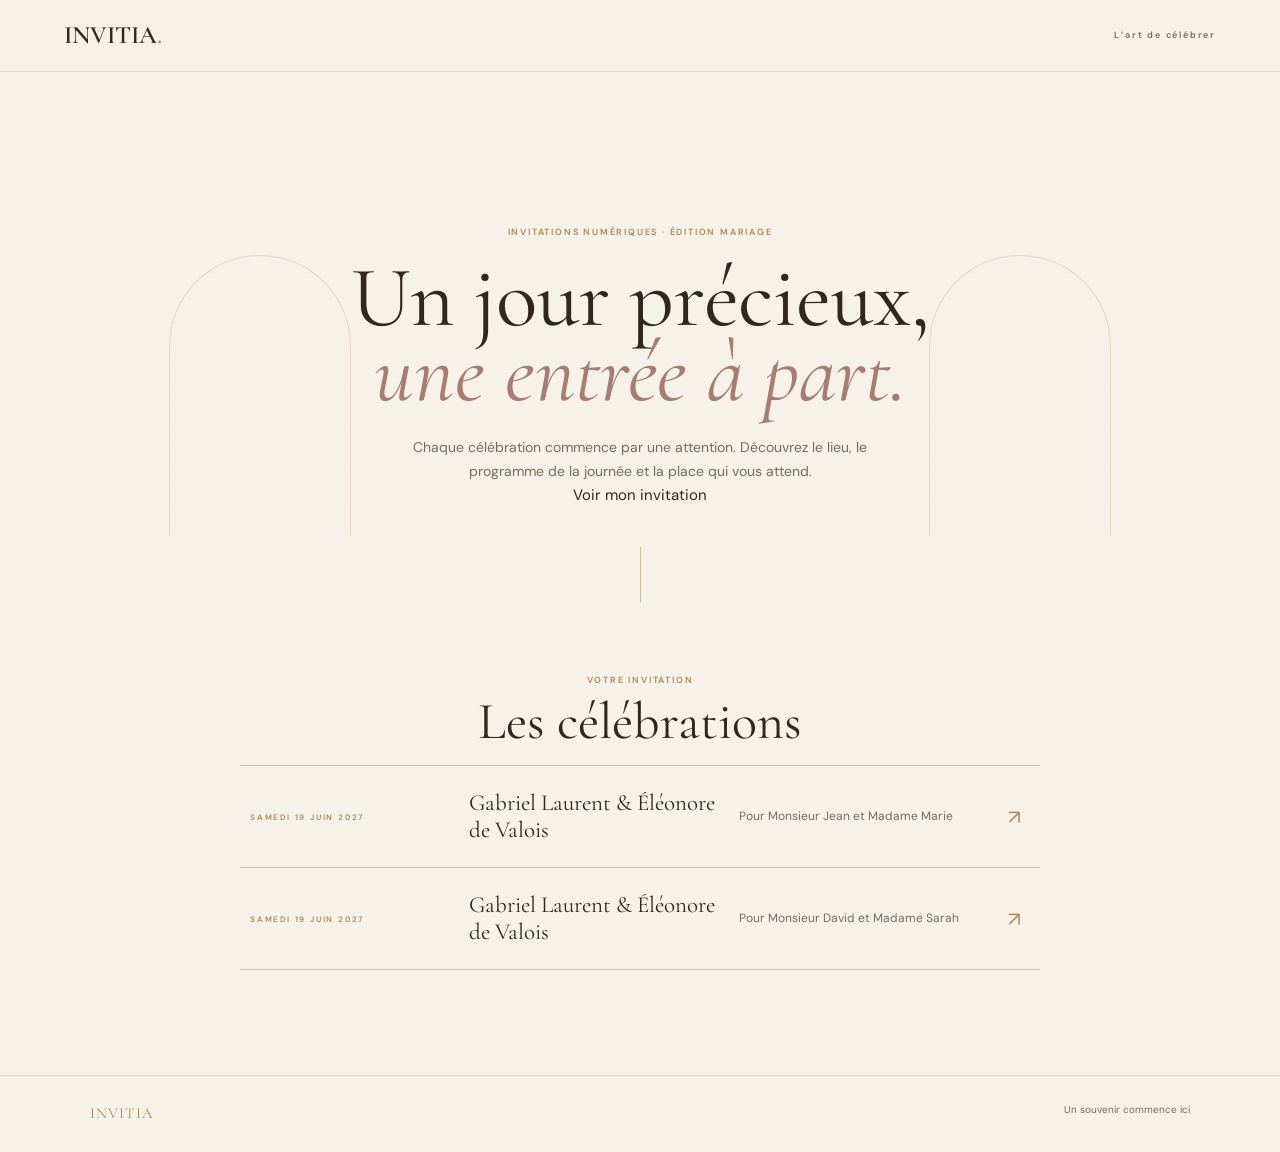
<file: HTML/index.html>
<!doctype html>
<html lang="fr">
<head>
  <meta charset="utf-8">
  <meta name="viewport" content="width=device-width, initial-scale=1">
  <meta name="theme-color" content="#f6f2e9">
  <meta name="description" content="Les invitations numériques de mariage signées INVITIA.">
  <title>INVITIA — Invitations de mariage</title>
  <link rel="preconnect" href="https://fonts.googleapis.com">
  <link rel="preconnect" href="https://fonts.gstatic.com" crossorigin>
  <link href="https://fonts.googleapis.com/css2?family=Cormorant+Garamond:wght@400;500;600&family=DM+Sans:wght@400;500;600&display=swap" rel="stylesheet">
  <link rel="stylesheet" href="../CSS/style.css">
</head>
<body>
  <header class="site-header index-header">
    <a class="wordmark" href="index.html" aria-label="INVITIA, accueil">INVITIA<span class="wordmark-dot">.</span></a>
    <span class="header-note">L’art de célébrer</span>
  </header>

  <main>
    <section class="index-intro">
      <p class="eyebrow">INVITATIONS NUMÉRIQUES · ÉDITION MARIAGE</p>
      <h1>Un jour précieux,<br><em>une entrée à part.</em></h1>
      <p class="intro-copy">Chaque célébration commence par une attention. Découvrez le lieu, le programme de la journée et la place qui vous attend.</p>
      <link class="intro-cta" href="invitation-jean-marie.html">Voir mon invitation</link>
      <div class="intro-rule" aria-hidden="true"><span></span></div>
    </section>
    <section class="invitation-directory" aria-labelledby="directory-title">
      <div class="directory-heading">
        <p class="eyebrow">VOTRE INVITATION</p>
        <h2 id="directory-title">Les célébrations</h2>
      </div>
      <div class="invitation-list">
        <a class="invitation-card" href="invitation-jean-marie.html">
          <span class="eyebrow">SAMEDI 19 JUIN 2027</span>
          <span class="directory-couple">Gabriel Laurent &amp; Éléonore de Valois</span>
          <span class="directory-guests">Pour Monsieur Jean et Madame Marie</span>
          <span class="directory-arrow" aria-hidden="true">↗</span>
        </a>
        <a class="invitation-card" href="invitation-david-sarah.html">
          <span class="eyebrow">SAMEDI 19 JUIN 2027</span>
          <span class="directory-couple">Gabriel Laurent &amp; Éléonore de Valois</span>
          <span class="directory-guests">Pour Monsieur David et Madame Sarah</span>
          <span class="directory-arrow" aria-hidden="true">↗</span>
        </a>
      </div>
    </section>
  </main>
  <footer class="site-footer index-footer"><span>INVITIA</span><span>Un souvenir commence ici</span></footer>
  <script src="../Script/animations.js" defer></script>
</body>
</html>
</file>
<file: CSS/style.css>
:root {
  color-scheme: light;
  --paper: #f6f2e9;
  --paper-deep: #eee7d9;
  --champagne: #e8dfce;
  --gold: #a88958;
  --gold-light: #d3bd92;
  --ink: #30271f;
  --muted: #766b5d;
  --rose: #a77d72;
  --serif: "Cormorant Garamond", Georgia, serif;
  --sans: "DM Sans", "Segoe UI", sans-serif;
  --content: 1120px;
}

* { box-sizing: border-box; }
html { scroll-behavior: smooth; scroll-padding-top: 82px; }
body {
  margin: 0;
  color: var(--ink);
  background-color: var(--paper);
  background-image: repeating-linear-gradient(0deg, transparent 0, transparent 4px, rgb(91 67 43 / 1.4%) 5px);
  font-family: var(--sans);
  font-size: 15px;
  line-height: 1.7;
  -webkit-font-smoothing: antialiased;
}
body, button, input { font-family: var(--sans); }
a { color: inherit; }
button, a, input { -webkit-tap-highlight-color: transparent; }
[hidden] { display: none !important; }
.visually-hidden {
  position: absolute;
  width: 1px;
  height: 1px;
  padding: 0;
  margin: -1px;
  overflow: hidden;
  clip: rect(0, 0, 0, 0);
  white-space: nowrap;
  border: 0;
}

.site-header {
  position: relative;
  z-index: 5;
  display: flex;
  min-height: 72px;
  align-items: center;
  justify-content: space-between;
  padding: 0 clamp(20px, 5vw, 72px);
  border-bottom: 1px solid rgb(168 137 88 / 24%);
  background: rgb(246 242 233 / 96%);
}
.wordmark, .footer-wordmark {
  font-family: var(--serif);
  font-size: 25px;
  font-weight: 600;
  letter-spacing: 0;
  text-decoration: none;
}
.wordmark-dot { color: var(--gold); }
.header-note, .eyebrow, .cover-caption, .fact-label, .table-label, .venue-image-caption {
  font-size: 9px;
  font-weight: 600;
  letter-spacing: 1.8px;
  line-height: 1.5;
}
.header-note { color: var(--muted); }

.index-intro {
  position: relative;
  max-width: 760px;
  margin: 0 auto;
  padding: clamp(76px, 13vw, 154px) 25px 72px;
  text-align: center;
}
.index-intro::before, .index-intro::after {
  position: absolute;
  top: 50%;
  width: min(18vw, 180px);
  height: 280px;
  border: 1px solid rgb(168 137 88 / 25%);
  border-bottom: 0;
  border-radius: 100px 100px 0 0;
  content: "";
  pointer-events: none;
}
.index-intro::before { left: -12%; transform: translateY(-42%); }
.index-intro::after { right: -12%; transform: translateY(-42%); }
.eyebrow { margin: 0; color: var(--gold); }
.index-intro h1, .error-page h1 {
  margin: 21px 0 16px;
  font-family: var(--serif);
  font-size: clamp(54px, 8vw, 86px);
  font-weight: 400;
  line-height: .88;
}
h1 em, h2 em { color: var(--rose); font-weight: 400; }
.intro-copy {
  max-width: 490px;
  margin: 24px auto 0;
  color: var(--muted);
  font-size: 14px;
}
.intro-rule { display: flex; justify-content: center; margin-top: 38px; }
.intro-rule span { width: 1px; height: 55px; background: var(--gold-light); }
.invitation-directory {
  max-width: 850px;
  margin: 0 auto;
  padding: 0 25px 105px;
}
.directory-heading { margin-bottom: 15px; text-align: center; }
.directory-heading h2, .section-heading h2, .table-section h2 {
  margin: 8px 0 0;
  font-family: var(--serif);
  font-size: clamp(36px, 5vw, 52px);
  font-weight: 400;
  line-height: 1.05;
}
.invitation-list { border-top: 1px solid var(--gold-light); }
.invitation-card {
  position: relative;
  display: grid;
  grid-template-columns: minmax(0, .8fr) minmax(0, 1fr) minmax(0, 1fr) 22px;
  gap: 18px;
  align-items: center;
  min-height: 102px;
  padding: 20px 10px;
  border-bottom: 1px solid var(--gold-light);
  text-decoration: none;
  transition: background-color .25s ease, padding .25s ease;
}
.invitation-card:hover, .invitation-card:focus-visible { padding-right: 17px; padding-left: 17px; background: rgb(232 223 206 / 56%); }
.invitation-card .eyebrow { font-size: 8px; }
.directory-couple { font-family: var(--serif); font-size: 23px; line-height: 1.15; }
.directory-guests { color: var(--muted); font-size: 12px; }
.directory-arrow { color: var(--gold); font-size: 20px; }
.loading-message { padding: 28px 0; color: var(--muted); text-align: center; }

.invitation-header { position: sticky; top: 0; }
.music-control { display: flex; align-items: center; gap: 13px; }
.music-button {
  display: inline-flex;
  min-height: 42px;
  align-items: center;
  gap: 9px;
  padding: 0 8px;
  border: 0;
  background: transparent;
  color: var(--ink);
  cursor: pointer;
  font-size: 11px;
}
.music-button:focus-visible, .volume-control input:focus-visible, a:focus-visible { outline: 2px solid var(--gold); outline-offset: 4px; }
.music-bars { display: flex; width: 16px; height: 16px; align-items: center; justify-content: center; gap: 2px; }
.music-bars i { width: 2px; height: 5px; background: var(--gold); }
.music-button[aria-pressed="true"] .music-bars i { animation: music-wave .8s ease-in-out infinite alternate; }
.music-bars i:nth-child(2) { animation-delay: .2s; }
.music-bars i:nth-child(3) { animation-delay: .4s; }
.music-bars i:nth-child(4) { animation-delay: .1s; }
.volume-control { display: flex; width: 68px; align-items: center; }
.volume-control input { width: 100%; height: 3px; accent-color: var(--gold); cursor: pointer; }
@keyframes music-wave { to { height: 15px; } }

.cover {
  position: relative;
  display: grid;
  min-height: min(760px, calc(100svh - 72px));
  min-height: max(650px, calc(100svh - 72px));
  overflow: hidden;
  place-items: center;
  isolation: isolate;
  background: #5b5147;
  color: #fffaf0;
  text-align: center;
}
.cover-image, .cover-shade { position: absolute; z-index: -2; inset: 0; width: 100%; height: 100%; }
.cover-image { object-fit: cover; object-position: center 52%; animation: image-arrive 1.5s cubic-bezier(.2, .6, .2, 1) both; }
.cover-shade { z-index: -1; background: linear-gradient(180deg, rgb(31 26 22 / 35%), rgb(31 26 22 / 45%) 55%, rgb(31 26 22 / 60%)); }
.cover-arch {
  position: absolute;
  inset: clamp(18px, 4vw, 54px) clamp(17px, 7vw, 100px) 32px;
  border: 1px solid rgb(224 203 161 / 65%);
  border-bottom: 0;
  border-radius: 48vw 48vw 0 0;
  pointer-events: none;
}
.cover-arch::before {
  position: absolute;
  inset: 12px;
  border: 1px solid rgb(224 203 161 / 28%);
  border-bottom: 0;
  border-radius: inherit;
  content: "";
}
.cover-arch::after {
  position: absolute;
  right: -9px;
  bottom: 0;
  left: -9px;
  height: 34px;
  border: 1px solid rgb(224 203 161 / 45%);
  border-top: 0;
  content: "";
}
.cover-copy { width: min(760px, 100%); padding: 50px 24px 70px; animation: text-arrive 1s .25s both; }
.cover-eyebrow { color: #ead9b6; }
.cover h1 {
  margin: 27px 0 15px;
  font-family: var(--serif);
  font-size: clamp(66px, 7vw, 88px);
  font-weight: 400;
  line-height: .78;
}
.cover h1 em { display: inline-block; margin-top: 15px; color: #ead9b6; }
.cover-date { margin: 26px 0 25px; color: #f3eadb; font-size: 12px; letter-spacing: 1.3px; }
.enter-link {
  display: inline-flex;
  min-height: 50px;
  align-items: center;
  gap: 22px;
  padding: 0 20px;
  border: 1px solid rgb(234 217 182 / 76%);
  color: #fffaf0;
  font-size: 11px;
  text-decoration: none;
  transition: background-color .25s ease, color .25s ease;
}
.enter-link:hover { background: #ead9b6; color: var(--ink); }
.enter-arrow { color: #ead9b6; font-size: 18px; transition: transform .25s ease; }
.enter-link:hover .enter-arrow { color: var(--ink); transform: translateY(3px); }
.cover-caption { position: absolute; right: clamp(20px, 5vw, 70px); bottom: 22px; left: clamp(20px, 5vw, 70px); display: flex; justify-content: space-between; color: #f5ead7; font-size: 7px; }

.section-shell { max-width: var(--content); margin: 0 auto; padding-right: clamp(25px, 7vw, 100px); padding-left: clamp(25px, 7vw, 100px); }
.couple-section { padding-top: clamp(100px, 15vw, 175px); padding-bottom: clamp(105px, 15vw, 180px); text-align: center; }
.names-lockup { margin: 38px auto 25px; }
.names-lockup h2 { margin: 0; font-family: var(--serif); font-size: clamp(54px, 9.5vw, 98px); font-weight: 400; line-height: .88; }
.ampersand { display: block; margin: 13px 0 15px; color: var(--gold); font-family: var(--serif); font-size: 34px; font-style: italic; }
.fine-ornament { display: flex; align-items: center; justify-content: center; gap: 13px; margin: 30px auto; color: var(--gold); }
.fine-ornament span { width: 47px; height: 1px; background: var(--gold-light); }
.fine-ornament i { font-size: 13px; font-style: normal; }
.couple-description { max-width: 580px; margin: 0 auto; color: var(--muted); font-family: var(--serif); font-size: 21px; line-height: 1.55; }
.couple-signature { margin: 25px 0 0; color: var(--rose); font-family: var(--serif); font-size: 19px; font-style: italic; }

.guest-section { padding: clamp(72px, 11vw, 120px) 22px; background-color: var(--paper-deep); background-image: repeating-linear-gradient(135deg, transparent 0, transparent 12px, rgb(168 137 88 / 3%) 13px); }
.guest-frame { position: relative; max-width: 790px; margin: 0 auto; padding: clamp(48px, 8vw, 82px) clamp(20px, 8vw, 92px); border: 1px solid var(--gold); text-align: center; }
.guest-frame::before { position: absolute; inset: 7px; border: 1px solid rgb(168 137 88 / 34%); content: ""; pointer-events: none; }
.guest-names { display: flex; flex-direction: column; margin: 23px 0 18px; font-family: var(--serif); font-size: clamp(39px, 7vw, 68px); font-weight: 400; line-height: 1.02; }
.guest-connector { margin: 8px 0; color: var(--gold); font-size: 22px; font-style: italic; }
.short-rule { width: 35px; height: 1px; margin: 25px auto; background: var(--gold); }
.guest-message { max-width: 520px; margin: 0 auto; color: var(--muted); font-family: var(--serif); font-size: 22px; line-height: 1.48; }

.venue-section { padding-top: clamp(90px, 13vw, 150px); padding-bottom: clamp(100px, 14vw, 160px); }
.section-heading { text-align: center; }
.venue-layout { display: grid; grid-template-columns: 1fr 1fr; gap: clamp(35px, 8vw, 90px); align-items: center; margin-top: 60px; }
.venue-illustration {
  position: relative;
  display: flex;
  min-height: 380px;
  align-items: end;
  justify-content: center;
  overflow: hidden;
  border: 1px solid rgb(168 137 88 / 55%);
  background: linear-gradient(180deg, #d9cdb6 0%, #ebe2d3 63%, #c8b99c 100%);
}
.venue-illustration::before { position: absolute; inset: 12px; border: 1px solid rgb(255 250 240 / 75%); content: ""; }
.venue-illustration::after { position: absolute; right: 12px; bottom: 12px; left: 12px; height: 36%; background: linear-gradient(165deg, transparent 0 28%, rgb(119 127 92 / 50%) 29% 42%, transparent 43%), linear-gradient(195deg, transparent 0 30%, rgb(106 112 77 / 48%) 31% 49%, transparent 50%); content: ""; }
.venue-sun { position: absolute; top: 55px; right: 18%; width: 82px; aspect-ratio: 1; border-radius: 50%; background: rgb(255 250 231 / 70%); }
.venue-building { position: relative; z-index: 1; display: flex; width: 75%; height: 64%; align-items: stretch; justify-content: space-evenly; padding: 52px 13px 0; border-top: 17px solid #f2ecdf; background: #ded3c1; box-shadow: 0 -7px 0 rgb(168 137 88 / 70%), 0 -15px 0 #f2ecdf; }
.venue-building::before { position: absolute; top: -56px; left: -8%; width: 116%; height: 40px; border: 1px solid rgb(168 137 88 / 70%); background: #f2ecdf; content: ""; clip-path: polygon(5% 0, 95% 0, 100% 100%, 0 100%); }
.venue-building i { width: 13%; height: 100%; border: 5px double #b8a98c; border-bottom: 0; background: repeating-linear-gradient(90deg, transparent 0 5px, rgb(168 137 88 / 23%) 6px 7px); }
.venue-image-caption { position: absolute; z-index: 2; bottom: 24px; color: #fffaf0; font-size: 7px; text-shadow: 0 1px 5px #312c24; }
.venue-details { padding: 5px 0; }
.venue-name { margin: 0 0 12px; font-family: var(--serif); font-size: 37px; line-height: 1.05; }
.venue-description, .venue-details address { max-width: 415px; color: var(--muted); font-size: 13px; font-style: normal; white-space: pre-line; }
.event-facts { display: grid; grid-template-columns: 1fr 1fr; gap: 14px; max-width: 440px; margin-top: 32px; padding: 18px 0; border-top: 1px solid var(--gold-light); border-bottom: 1px solid var(--gold-light); }
.event-facts div { display: flex; flex-direction: column; gap: 4px; }
.event-facts div span:last-child { font-family: var(--serif); font-size: 19px; }
.fact-label { color: var(--gold); font-size: 8px; }
.text-link { display: inline-flex; align-items: center; gap: 9px; margin-top: 23px; color: var(--ink); font-size: 12px; text-decoration-color: var(--gold); text-underline-offset: 5px; }
.text-link span { color: var(--gold); }

.program-section { padding: clamp(85px, 12vw, 135px) 25px; background-color: #e9e1d3; }
.program-inner { max-width: 800px; margin: 0 auto; }
.section-subtitle { margin: 14px 0 0; color: var(--muted); font-family: var(--serif); font-size: 19px; }
.program-list { margin: 48px 0 0; padding: 0; border-top: 1px solid var(--gold-light); list-style: none; }
.program-item { display: grid; grid-template-columns: 86px 22px 1fr; gap: 20px; align-items: center; min-height: 93px; padding: 15px 0; border-bottom: 1px solid var(--gold-light); }
.program-time { color: var(--rose); font-family: var(--serif); font-size: 22px; }
.program-marker { display: grid; width: 22px; height: 22px; place-items: center; border: 1px solid var(--gold-light); border-radius: 50%; color: var(--gold); font-size: 7px; }
.program-details h3 { margin: 0; font-family: var(--serif); font-size: 23px; font-weight: 500; line-height: 1.15; }
.program-details p { margin: 4px 0 0; color: var(--muted); font-size: 11px; }

.table-section { padding-top: clamp(100px, 15vw, 165px); padding-bottom: clamp(100px, 15vw, 165px); text-align: center; }
.table-section h2 { margin-top: 19px; font-size: clamp(38px, 6vw, 58px); }
.table-emblem { position: relative; display: flex; width: min(245px, 72vw); aspect-ratio: 1; flex-direction: column; align-items: center; justify-content: center; gap: 3px; margin: 42px auto 26px; border: 1px solid var(--gold); outline: 1px solid rgb(168 137 88 / 42%); outline-offset: 7px; }
.table-emblem::before, .table-emblem::after { position: absolute; width: 10px; height: 10px; background: var(--paper); content: ""; transform: rotate(45deg); }
.table-emblem::before { top: -5px; }
.table-emblem::after { bottom: -5px; }
.table-label { color: var(--gold); }
.table-number { font-family: var(--serif); font-size: 88px; line-height: 1; }
.table-note { color: var(--muted); font-family: var(--serif); font-size: 19px; font-style: italic; }
.invitation-footer { padding: 20px 24px 55px; text-align: center; }
.invitation-footer .fine-ornament { margin: 0 auto 15px; }
.invitation-footer p { margin: 0 0 8px; color: var(--muted); font-family: var(--serif); font-size: 18px; font-style: italic; }
.footer-wordmark { color: var(--gold); font-size: 16px; letter-spacing: 2px; }
.site-footer { display: flex; justify-content: space-between; padding: 25px clamp(25px, 7vw, 100px); border-top: 1px solid rgb(168 137 88 / 30%); color: var(--muted); font-size: 10px; }
.site-footer span:first-child { color: var(--gold); font-family: var(--serif); font-size: 15px; letter-spacing: 1px; }

.error-page { max-width: 680px; min-height: calc(100svh - 72px); margin: 0 auto; padding: 18vh 25px; text-align: center; }
.error-page h1 { font-size: clamp(49px, 8vw, 75px); }
.error-page > p:not(.eyebrow) { max-width: 440px; margin: 22px auto; color: var(--muted); }
.noscript-message { margin: 20px; padding: 15px; border: 1px solid var(--gold); text-align: center; }
.reveal { opacity: 0; transform: translateY(24px); transition: opacity .8s ease, transform .8s cubic-bezier(.2, .6, .2, 1); }
.reveal.is-visible { opacity: 1; transform: translateY(0); }
.cover-copy.reveal { opacity: 1; transform: none; }
@keyframes image-arrive { from { transform: scale(1.035); } to { transform: scale(1); } }
@keyframes text-arrive { from { opacity: 0; transform: translateY(16px); } to { opacity: 1; transform: translateY(0); } }

@media (max-width: 680px) {
  .site-header { min-height: 62px; padding: 0 19px; }
  .wordmark { font-size: 22px; }
  .header-note { font-size: 8px; }
  .invitation-header { gap: 8px; }
  .music-control { gap: 4px; }
  .music-button { min-height: 40px; gap: 6px; padding: 0 3px; font-size: 10px; }
  .volume-control { width: 49px; }
  .cover { min-height: max(610px, calc(100svh - 62px)); }
  .cover-image { object-position: 54% center; }
  .cover-arch { inset: 20px 15px 32px; border-radius: 50vw 50vw 0 0; }
  .cover-arch::before { inset: 8px; }
  .cover-copy { padding: 45px 22px 66px; }
  .cover h1 { font-size: clamp(48px, 13.5vw, 64px); }
  .cover-caption { right: 25px; left: 25px; font-size: 6px; letter-spacing: 1.2px; }
  .cover-caption span:first-child { max-width: 125px; text-align: left; }
  .cover-caption span:last-child { max-width: 125px; text-align: right; }
  .couple-section { padding-top: 94px; padding-bottom: 100px; }
  .names-lockup h2 { font-size: clamp(48px, 13vw, 72px); }
  .couple-description { font-size: 19px; }
  .guest-section { padding-right: 16px; padding-left: 16px; }
  .guest-frame { padding-right: 20px; padding-left: 20px; }
  .guest-message { font-size: 19px; }
  .venue-layout { grid-template-columns: 1fr; gap: 33px; margin-top: 42px; }
  .venue-illustration { min-height: 300px; }
  .venue-details { padding: 0 4px; }
  .venue-name { font-size: 33px; }
  .event-facts { grid-template-columns: 1.15fr .85fr; }
  .program-section { padding-right: 22px; padding-left: 22px; }
  .program-list { margin-top: 35px; }
  .program-item { grid-template-columns: 68px 18px 1fr; gap: 12px; min-height: 82px; }
  .program-time { font-size: 18px; }
  .program-marker { width: 18px; height: 18px; font-size: 6px; }
  .program-details h3 { font-size: 20px; }
  .program-details p { font-size: 10px; }
  .table-number { font-size: 78px; }
  .invitation-card { grid-template-columns: 1fr 20px; gap: 7px 12px; padding: 17px 4px; }
  .invitation-card .eyebrow { grid-column: 1; }
  .directory-couple { grid-column: 1; }
  .directory-guests { grid-column: 1; }
  .directory-arrow { position: absolute; top: 50%; right: 7px; transform: translateY(-50%); }
  .index-intro::before, .index-intro::after { width: 17vw; height: 190px; }
  .site-footer { gap: 15px; align-items: center; font-size: 9px; }
}

@media (prefers-reduced-motion: reduce) {
  *, *::before, *::after { scroll-behavior: auto !important; animation-duration: .01ms !important; animation-iteration-count: 1 !important; transition-duration: .01ms !important; }
  .reveal { opacity: 1; transform: none; }
}
</file>
